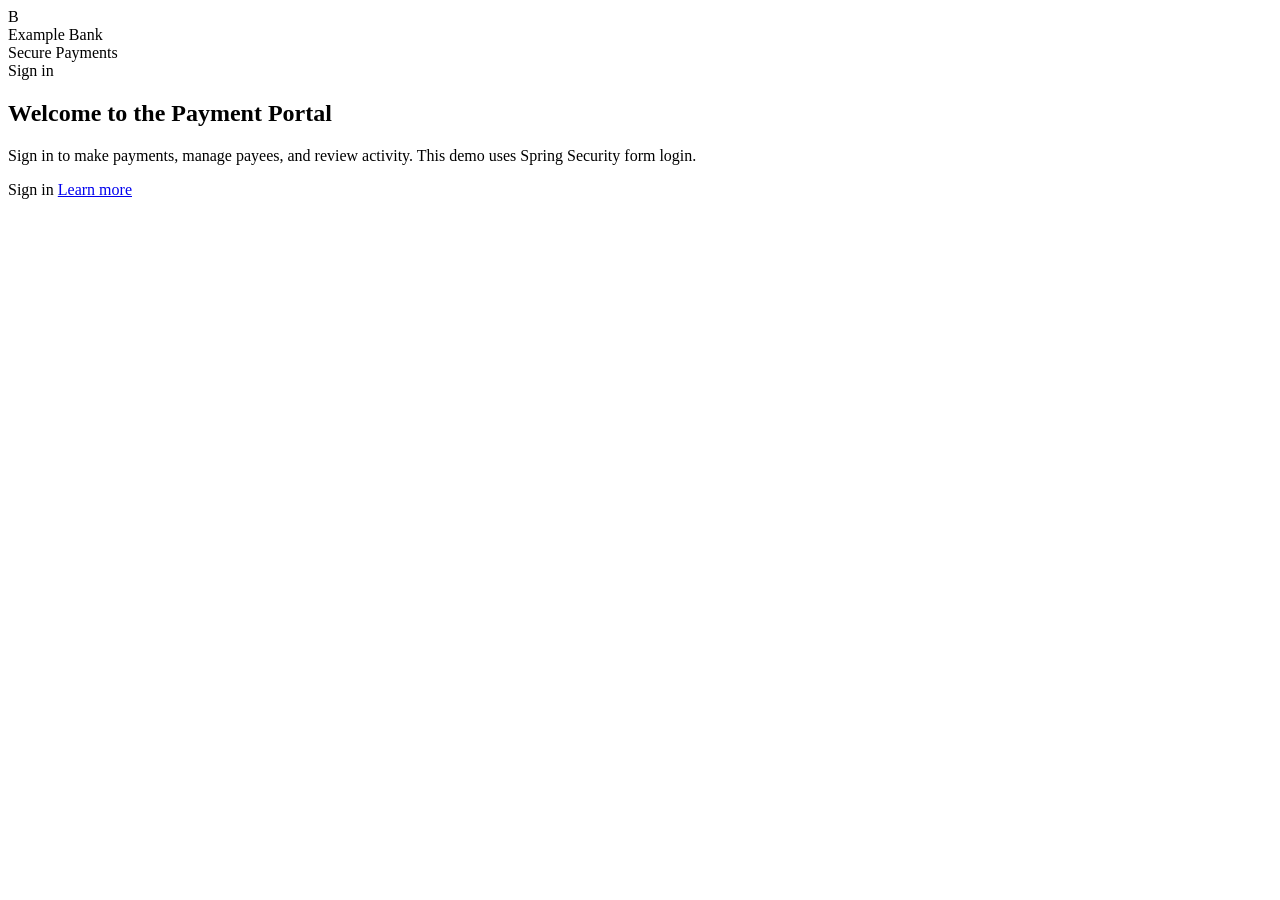
<file: hsbc-payment-gateway/src/main/resources/templates/index.html>
<!doctype html>
<html lang="en" xmlns:th="http://www.thymeleaf.org">
<head>
  <meta charset="UTF-8" />
  <meta name="viewport" content="width=device-width,initial-scale=1" />
  <title>Example Bank • Payment Portal</title>
  <link rel="stylesheet" th:href="@{/css/app.css}" />
</head>
<body>
  <header class="topbar">
    <div class="brand">
      <div class="logo" aria-hidden="true">B</div>
      <div>
        <div class="brand-name">Example Bank</div>
        <div class="brand-sub">Secure Payments</div>
      </div>
    </div>

    <a class="btn btn-primary" th:href="@{/login}">Sign in</a>
  </header>

  <main class="container">
    <section class="card">
      <h1>Welcome to the Payment Portal</h1>
      <p class="muted">
        Sign in to make payments, manage payees, and review activity. This demo uses Spring Security form login.
      </p>
      <div class="hero-actions">
        <a class="btn btn-primary" th:href="@{/login}">Sign in</a>
        <a class="btn btn-secondary" href="#">Learn more</a>
      </div>
    </section>
  </main>
</body>
</html>
</file>
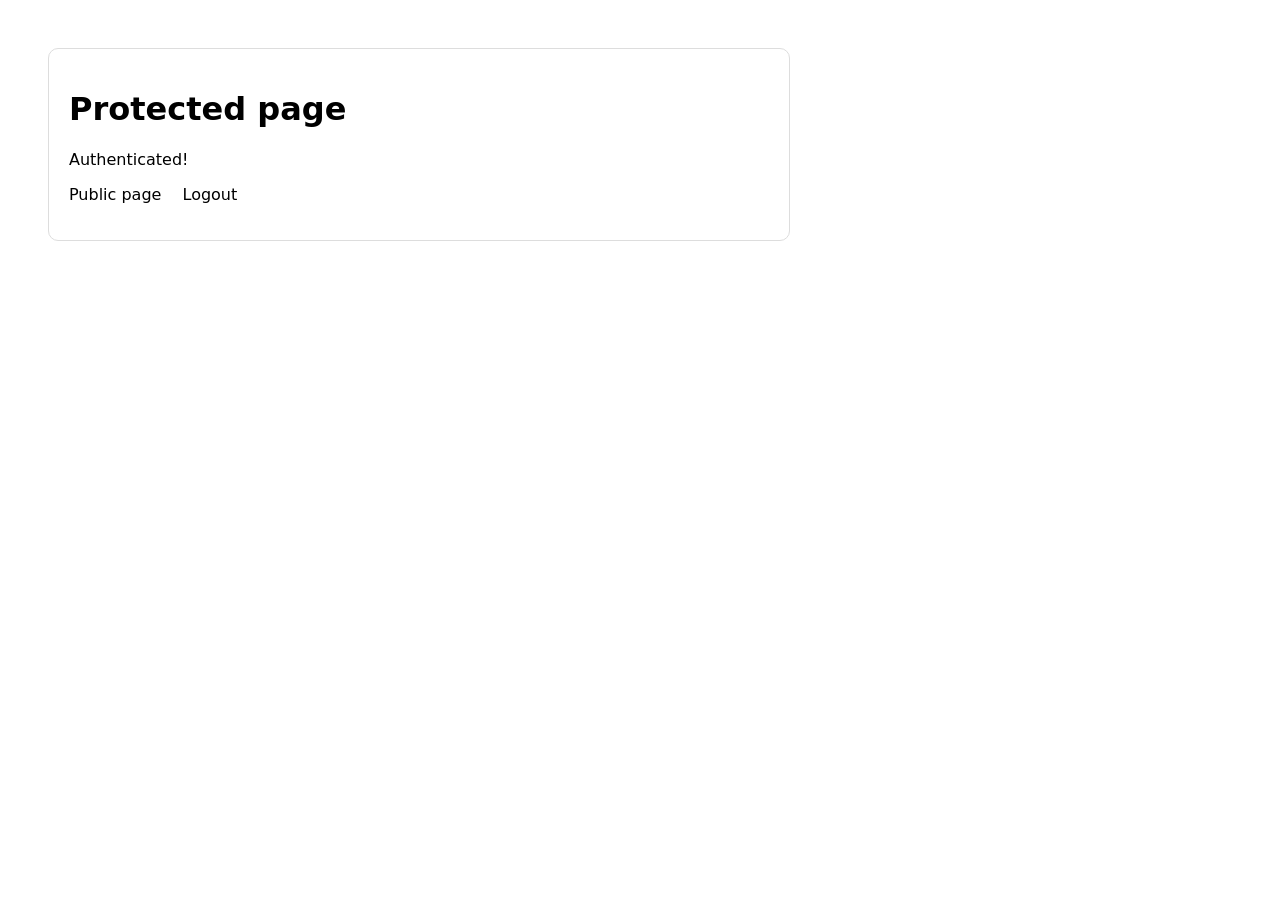
<file: JavaLoginApp/src/main/resources/templates/index.html>
<!doctype html>
<html lang="en" xmlns:th="http://www.thymeleaf.org">
<head>
  <meta charset="utf-8" />
  <meta name="viewport" content="width=device-width, initial-scale=1" />
  <title>Home</title>
  <style>
    body { font-family: system-ui, Arial, sans-serif; margin: 3rem; }
    .card { max-width: 700px; padding: 1.25rem; border: 1px solid #ddd; border-radius: 10px; }
    a { margin-right: 1rem; }
  </style>
</head>
<body>
  <div class="card">
    <h1>Protected page</h1>
    <p th:text="${message}">Authenticated!</p>

    <p>
      <a th:href="@{/public}">Public page</a>
      <a th:href="@{/logout}">Logout</a>
    </p>
  </div>
</body>
</html>
</file>
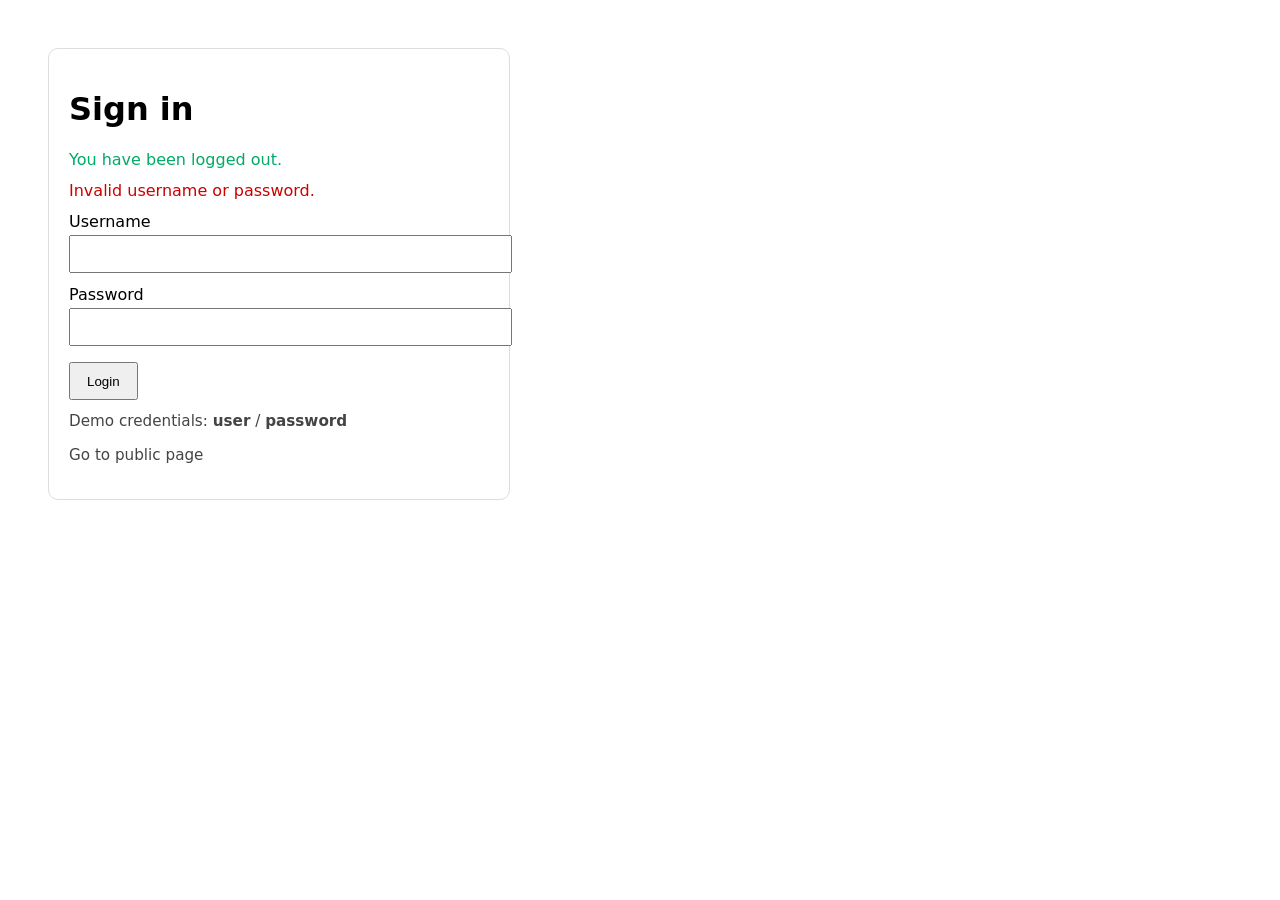
<file: hsbc-payment-gateway/src/main/resources/templates/login.html>
<!doctype html>
<html lang="en" xmlns:th="http://www.thymeleaf.org">
<head>
  <meta charset="utf-8" />
  <meta name="viewport" content="width=device-width, initial-scale=1" />
  <title>Login</title>
  <style>
    body { font-family: system-ui, Arial, sans-serif; margin: 3rem; }
    .card { max-width: 420px; padding: 1.25rem; border: 1px solid #ddd; border-radius: 10px; }
    label { display:block; margin-top: .75rem; }
    input { width: 100%; padding: .6rem; margin-top: .25rem; }
    button { margin-top: 1rem; padding: .6rem 1rem; cursor: pointer; }
    .hint { margin-top: .75rem; font-size: .95rem; color: #444; }
    .msg { margin: .75rem 0; color: #0a6; }
    .err { margin: .75rem 0; color: #c00; }
  </style>
</head>
<body>
  <div class="card">
    <h1>Sign in</h1>

    <div th:if="${param.logout}" class="msg">You have been logged out.</div>
    <div th:if="${param.error}" class="err">Invalid username or password.</div>

    <form th:action="@{/login}" method="post">
      <label for="username">Username</label>
      <input id="username" name="username" type="text" autocomplete="username" />

      <label for="password">Password</label>
      <input id="password" name="password" type="password" autocomplete="current-password" />

      <button type="submit">Login</button>
    </form>

    <p class="hint">
      Demo credentials: <strong>user</strong> / <strong>password</strong>
    </p>

    <p class="hint"><a th:href="@{/public}">Go to public page</a></p>
  </div>
</body>
</html>
</file>
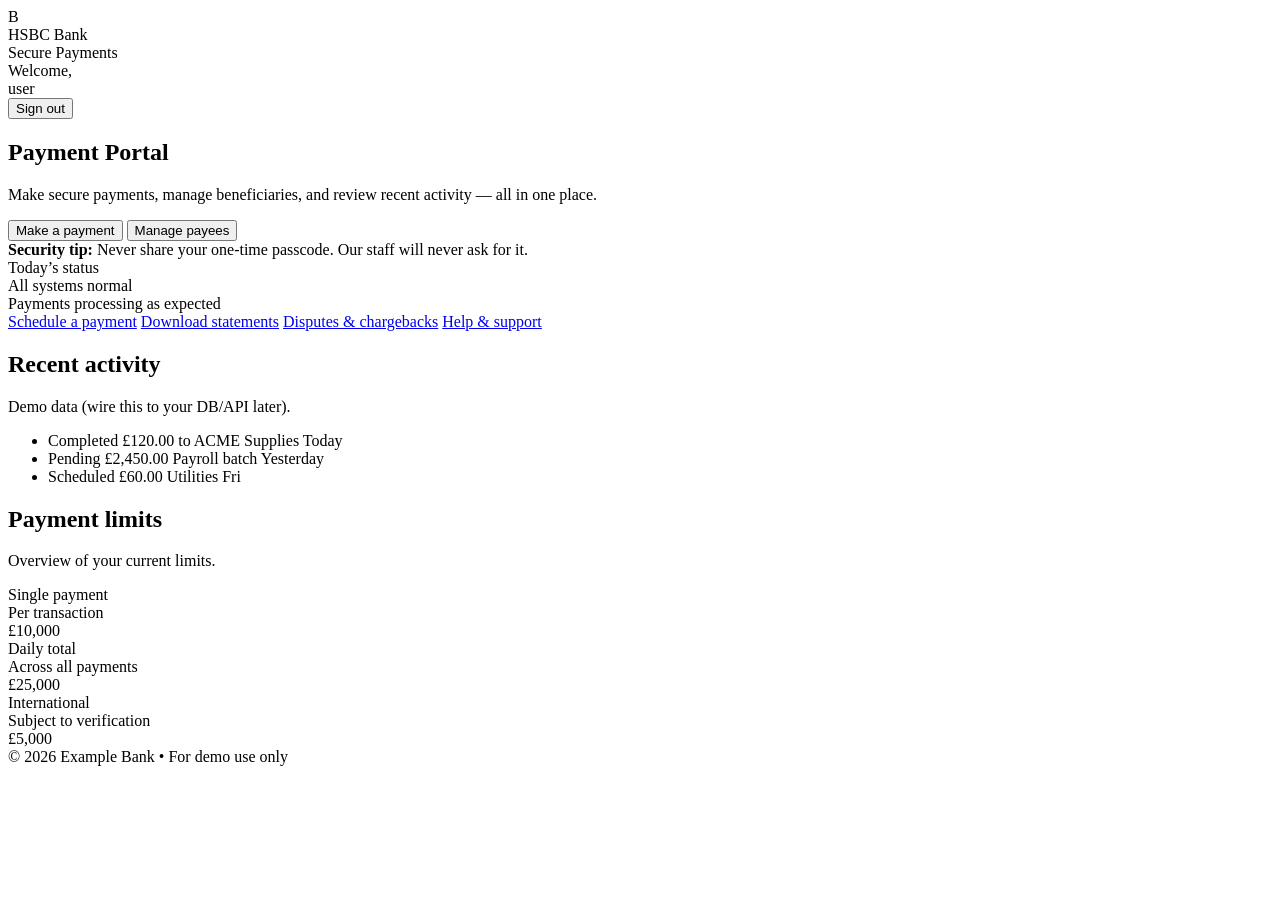
<file: hsbc-payment-gateway/src/main/resources/templates/public.html>
<!doctype html>
<html lang="en" xmlns:th="http://www.thymeleaf.org">
<head>
  <meta charset="UTF-8" />
  <meta name="viewport" content="width=device-width,initial-scale=1" />
  <title>Hsbc Payment Portal</title>
  <link rel="stylesheet" th:href="@{/css/app.css}" />
</head>
<body>
  <header class="topbar">
    <div class="brand">
      <div class="logo" aria-hidden="true">B</div>
      <div>
        <div class="brand-name">HSBC Bank</div>
        <div class="brand-sub">Secure Payments</div>
      </div>
    </div>

    <div class="userbox">
      <div class="user-meta">
        <div class="hello">Welcome,</div>
        <div class="username" th:text="${username}">user</div>
      </div>

      <form th:action="@{/logout}" method="post">
        <button class="btn btn-ghost" type="submit">Sign out</button>
      </form>
    </div>
  </header>

  <main class="container">
    <section class="hero card">
      <div class="hero-left">
        <h1>Payment Portal</h1>
        <p class="muted">
          Make secure payments, manage beneficiaries, and review recent activity — all in one place.
        </p>

        <div class="hero-actions">
          <button class="btn btn-primary" type="button">Make a payment</button>
          <button class="btn btn-secondary" type="button">Manage payees</button>
        </div>

        <div class="note">
          <strong>Security tip:</strong> Never share your one-time passcode. Our staff will never ask for it.
        </div>
      </div>

      <div class="hero-right">
        <div class="stat">
          <div class="stat-label">Today’s status</div>
          <div class="stat-value">All systems normal</div>
          <div class="stat-sub muted">Payments processing as expected</div>
        </div>

        <div class="divider"></div>

        <div class="quick">
          <a class="quick-link" href="#">Schedule a payment</a>
          <a class="quick-link" href="#">Download statements</a>
          <a class="quick-link" href="#">Disputes & chargebacks</a>
          <a class="quick-link" href="#">Help & support</a>
        </div>
      </div>
    </section>

    <section class="grid">
      <article class="card">
        <h2>Recent activity</h2>
        <p class="muted">Demo data (wire this to your DB/API later).</p>
        <ul class="list">
          <li>
            <span class="pill pill-green">Completed</span>
            <span>£120.00 to ACME Supplies</span>
            <span class="muted right">Today</span>
          </li>
          <li>
            <span class="pill pill-amber">Pending</span>
            <span>£2,450.00 Payroll batch</span>
            <span class="muted right">Yesterday</span>
          </li>
          <li>
            <span class="pill pill-gray">Scheduled</span>
            <span>£60.00 Utilities</span>
            <span class="muted right">Fri</span>
          </li>
        </ul>
      </article>

      <article class="card">
        <h2>Payment limits</h2>
        <p class="muted">Overview of your current limits.</p>
        <div class="limits">
          <div class="limit-row">
            <div>
              <div class="limit-title">Single payment</div>
              <div class="muted">Per transaction</div>
            </div>
            <div class="limit-amt">£10,000</div>
          </div>
          <div class="limit-row">
            <div>
              <div class="limit-title">Daily total</div>
              <div class="muted">Across all payments</div>
            </div>
            <div class="limit-amt">£25,000</div>
          </div>
          <div class="limit-row">
            <div>
              <div class="limit-title">International</div>
              <div class="muted">Subject to verification</div>
            </div>
            <div class="limit-amt">£5,000</div>
          </div>
        </div>
      </article>
    </section>

    <footer class="footer muted">
      © <span th:text="${#dates.format(#dates.createNow(), 'yyyy')}">2026</span> Example Bank • For demo use only
    </footer>
  </main>
</body>
</html>
</file>
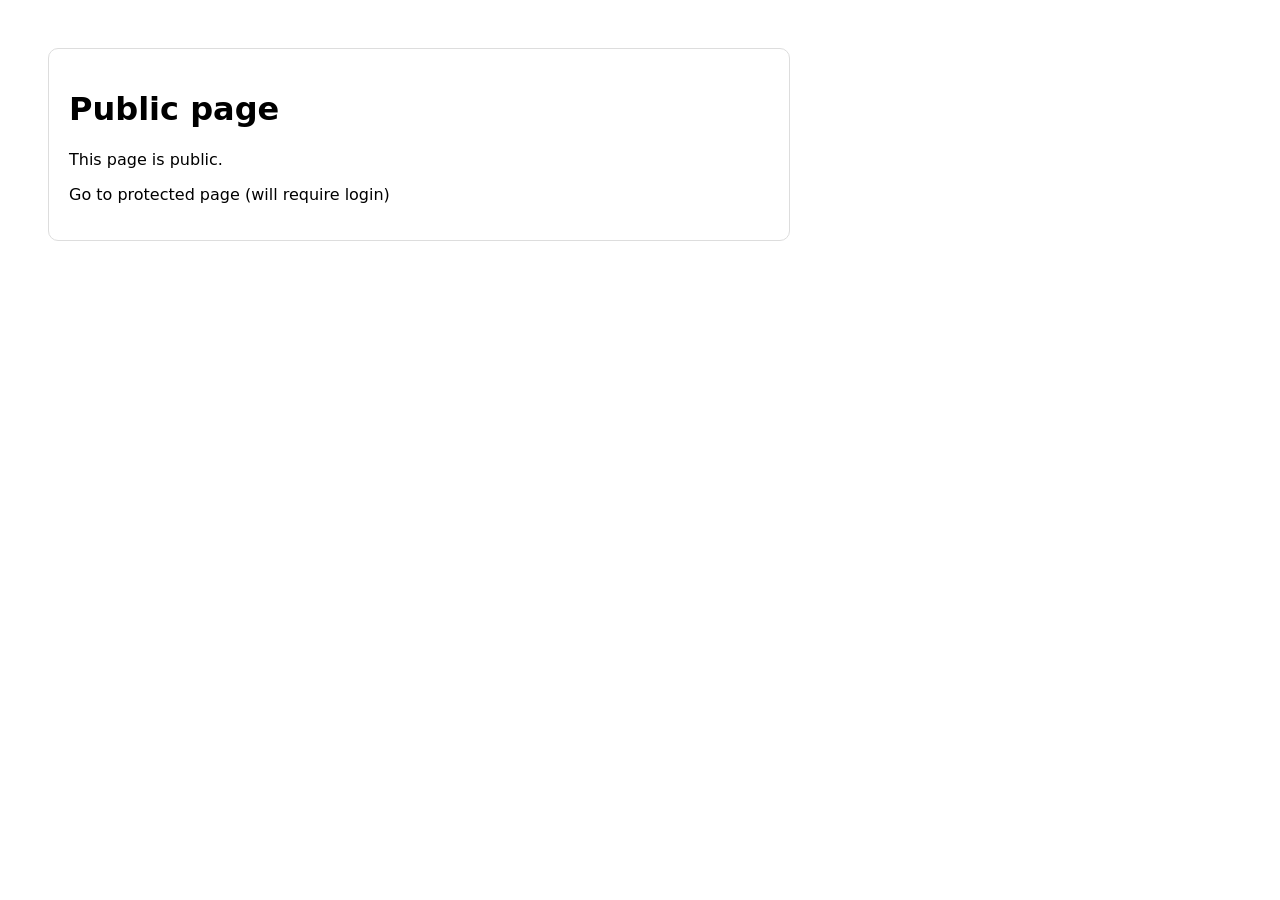
<file: JavaLoginApp/src/main/resources/templates/public.html>
<!doctype html>
<html lang="en" xmlns:th="http://www.thymeleaf.org">
<head>
  <meta charset="utf-8" />
  <meta name="viewport" content="width=device-width, initial-scale=1" />
  <title>Public</title>
  <style>
    body { font-family: system-ui, Arial, sans-serif; margin: 3rem; }
    .card { max-width: 700px; padding: 1.25rem; border: 1px solid #ddd; border-radius: 10px; }
  </style>
</head>
<body>
  <div class="card">
    <h1>Public page</h1>
    <p th:text="${message}">This page is public.</p>
    <p><a th:href="@{/}">Go to protected page</a> (will require login)</p>
  </div>
</body>
</html>
</file>
